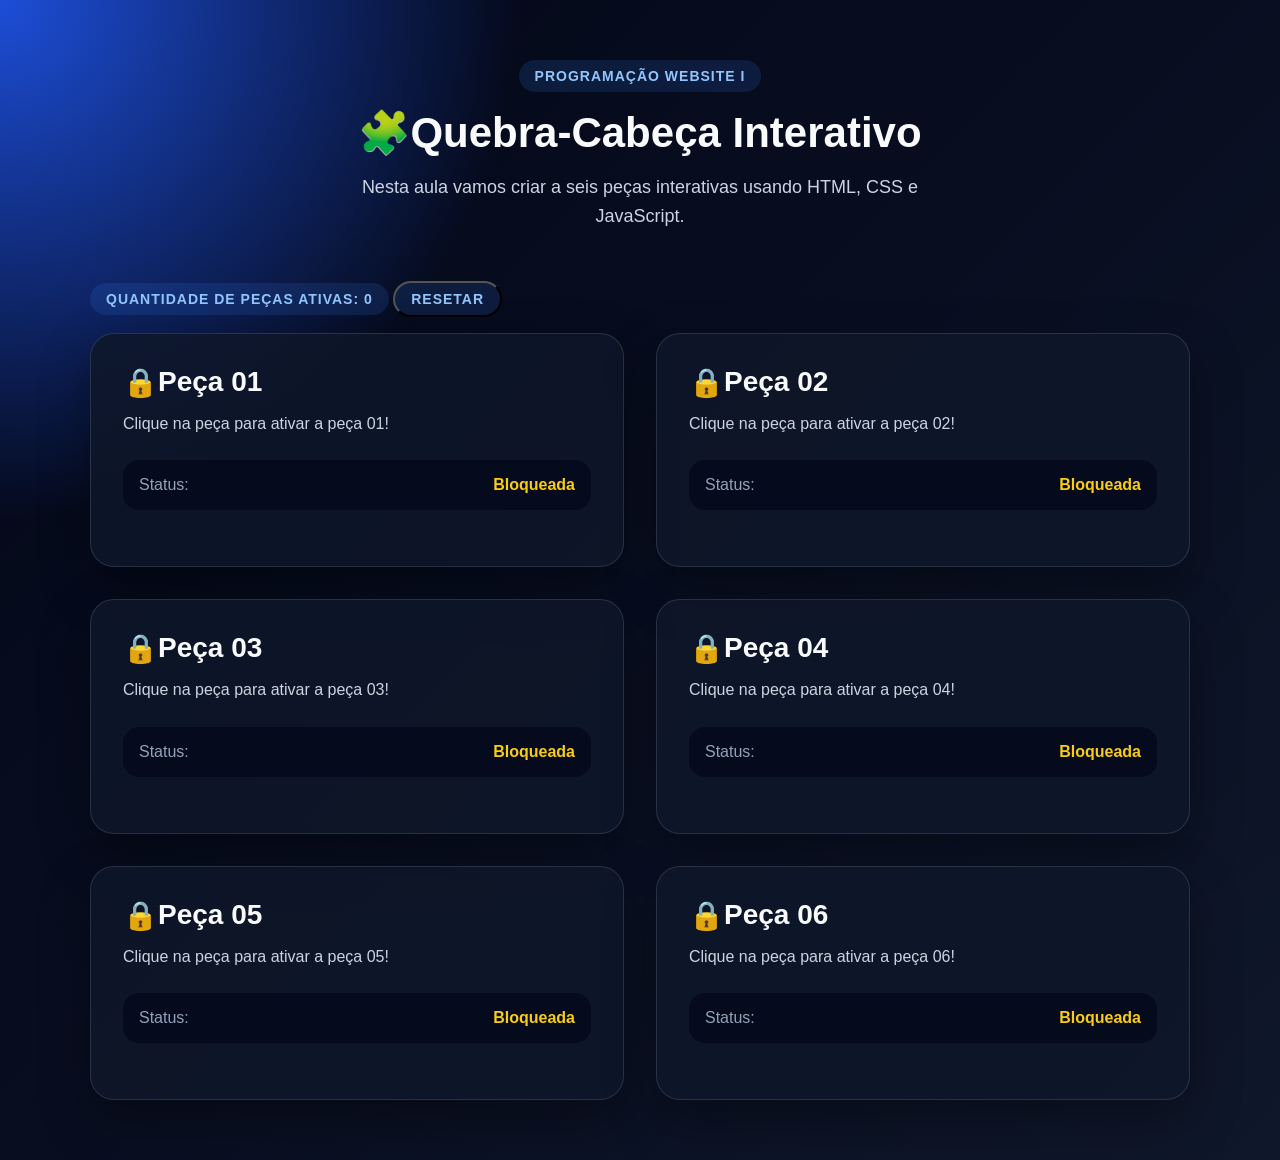
<file: index.html>
<!DOCTYPE html>
<html lang="pt-BR">
<head>
  <!-- Define o padrão de caracteres da página -->
  <meta charset="UTF-8">

  <!-- Deixa a página adaptável para celular e computador -->
  <meta name="viewport" content="width=device-width, initial-scale=1.0">

  <!-- Título que aparece na aba do navegador -->
  <title>Quebra-Cabeça Interativo</title>

  <!-- Conecta o arquivo CSS ao HTML -->
  <link rel="stylesheet" href="css/style.css">
</head>
<body>

  <!-- Área principal da página -->
  <main class="container">

    <!-- Cabeçalho da página -->
    <header class="hero">
      <p class="tag">Programação Website I</p>

      <h1>🧩Quebra-Cabeça Interativo</h1>

      <p class="descricao">
        Nesta aula vamos criar a seis peças interativas usando HTML, CSS e JavaScript.
      </p>
    </header>

   <!-- Contador de peças ativadas no momento -->    
    <p id = "Contador" class="tag">Quantidade de peças ativas: 0</p>

    <button class = "tag" onclick="resetarJogo()">Resetar</button>

   <!-- Área onde ficará o projeto -->
   <section class="area-projeto">
    <!-- Peca 1 com informações -->    
    <div id = "peca1" class="card-info">
      <div class = "tituloPeca">
        <h2  id = "iconePeca1" class = "iconePeca">🔒</h2>
        <h2>Peça 01</h2>
      </div>

      <p id = "textoPeca1">Clique na peça para ativar a peça 01!</p>
      
      <!-- Área que mostra o status da peça 1 -->
      <div class="status-box">
        <span>Status:</span>
        <strong>Bloqueada</strong>
      </div>

    </div>

    <!-- Peça 2 com informações -->     
    <div id = "peca2" class="card-info">
      <div class = "tituloPeca">
        <h2 id = "iconePeca2" class = "iconePeca">🔒</h2>      
        <h2>Peça 02</h2>
      </div>

      <p id = "textoPeca2">Clique na peça para ativar a peça 02!</p>

      <!-- Área que mostra o status da peça 2 -->
      <div class="status-box">
        <span>Status:</span>
        <strong>Bloqueada</strong>
      </div>

    </div>

    <!-- Peça 3 com informações -->    
    <div id = "peca3" class="card-info">
      <div class = "tituloPeca">
        <h2 id = "iconePeca3" class = "iconePeca">🔒</h2>      
        <h2>Peça 03</h2>
      </div>

      <p id = "textoPeca3">Clique na peça para ativar a peça 03!</p>

      <!-- Área que mostra o status da peça 3 -->
      <div class="status-box">
        <span>Status:</span>
        <strong>Bloqueada</strong>
      </div>

    </div>

    <!-- peça 4 com informações --> 
    <div id = "peca4" class="card-info">
      <div class = "tituloPeca">
        <h2 id = "iconePeca4" class = "iconePeca">🔒</h2>      
        <h2>Peça 04</h2>
      </div>

      <p id = "textoPeca4">Clique na peça para ativar a peça 04!</p>
    
      <!-- Área que mostra o status da peça 4 -->
      <div class="status-box">
        <span>Status:</span>
        <strong>Bloqueada</strong>
      </div>
    </div>

    <!-- peça 5 com informações --> 
    <div id = "peca5" class="card-info">
      <div class = "tituloPeca">
        <h2 id = "iconePeca5" class = "iconePeca">🔒</h2>      
        <h2>Peça 05</h2>
      </div>        

      <p id = "textoPeca5">Clique na peça para ativar a peça 05!</p>
    
      <!-- Área que mostra o status da peça 5 -->
      <div class="status-box">
        <span>Status:</span>
        <strong>Bloqueada</strong>
      </div>
    </div>
    
    <!-- peça 6 com informações --> 
    <div id = "peca6" class="card-info">
      <div class = "tituloPeca">
        <h2 id = "iconePeca6" class = "iconePeca">🔒</h2>      
        <h2 id = "EasterEgg2">Peça 06</h2>
      </div>

      <p id = "textoPeca6">Clique na peça para ativar a peça 06!</p>
    
      <!-- Área que mostra o status da peça 6 -->
      <div class="status-box">
        <span id = "EasterEgg">Status:</span>
        <strong>Bloqueada</strong>
      </div>
    </div>    

  </section>  

  </main>

  <!-- Conecta o JavaScript ao HTML -->
  <script src="js/script.js"></script>
</body>
</html>
</file>
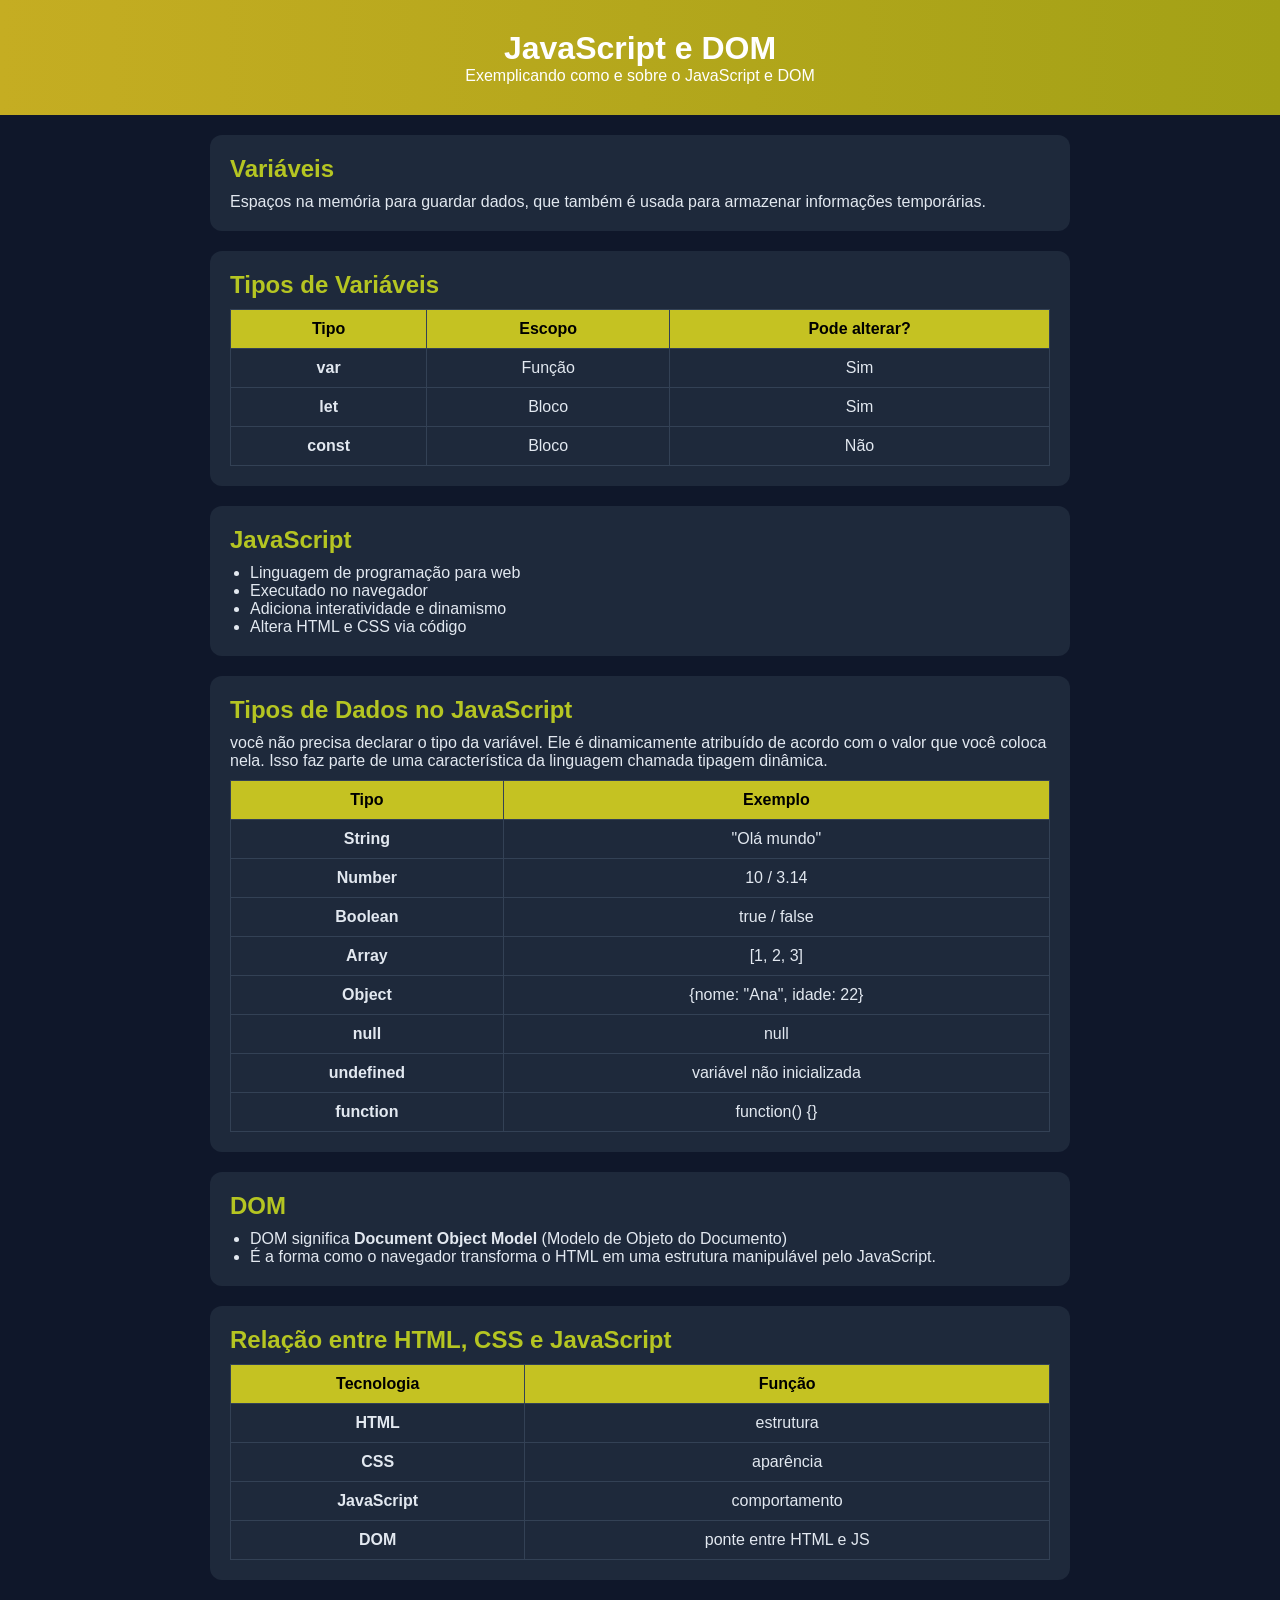
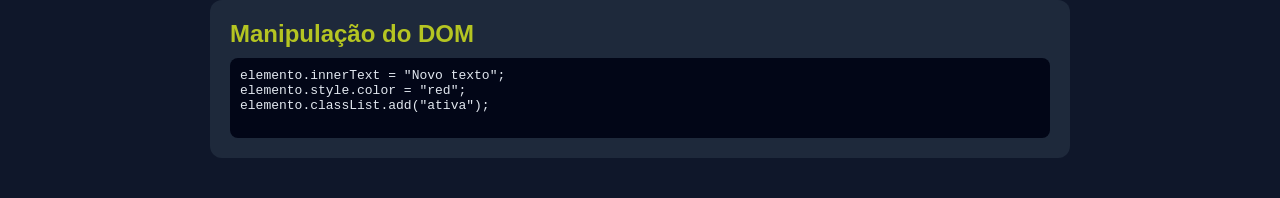
<file: pagina.html>
<!DOCTYPE html>
<html lang="pt-BR">
<head>
  <meta charset="UTF-8">
  <meta name="viewport" content="width=device-width, initial-scale=1.0">
  <title>JavaScript e DOM</title>
  <link rel="stylesheet" href="css/pagina.css">
</head>
<body>

<header>
  <h1>JavaScript e DOM</h1>
  <p>Exemplicando como e sobre o JavaScript e DOM</p>
</header>

<main>
  <section>
    <h2>Variáveis</h2>
    <p>Espaços na memória para guardar dados, que também é usada 
        para armazenar informações temporárias.</p>
  </section>

    <section>
    <h2>Tipos de Variáveis</h2>

    <table>
      <tr>
        <th>Tipo</th>
        <th>Escopo</th>
        <th>Pode alterar?</th>
      </tr>
      <tr>
        <td><strong>var</strong></td>
        <td>Função</td>
        <td>Sim</td>
      </tr>
      <tr>
        <td><strong>let</strong></td>
        <td>Bloco</td>
        <td>Sim</td>
      </tr>
      <tr>
        <td><strong>const</strong></td>
        <td>Bloco</td>
        <td>Não</td>
      </tr>
    </table>
  </section>

  <section>
    <h2>JavaScript</h2>
    <ul>
      <li>Linguagem de programação para web</li>
      <li>Executado no navegador</li>
      <li>Adiciona interatividade e dinamismo</li>
      <li>Altera HTML e CSS via código</li>
    </ul>
  </section>

  <section>
    <h2>Tipos de Dados no JavaScript</h2>
    <p>você não precisa declarar o tipo da variável. Ele é dinamicamente atribuído
        de acordo com o valor que você coloca nela. Isso faz parte de uma característica
        da linguagem chamada tipagem dinâmica.</p>

    <table>
      <tr>
        <th>Tipo</th>
        <th>Exemplo</th>
      </tr>
      <tr>
        <td><strong>String</strong></td>
        <td>"Olá mundo"</td>
      </tr>
      <tr>
        <td><strong>Number</strong></td>
        <td>10 / 3.14</td>
      </tr>
      <tr>
        <td><strong>Boolean</strong></td>
        <td>true / false</td>
      </tr>
      <tr>
        <td><strong>Array</strong></td>
        <td>[1, 2, 3]</td>
      </tr>
      <tr>
        <td><strong>Object</strong></td>
        <td>{nome: "Ana", idade: 22}</td>
      </tr>
      <tr>
        <td><strong>null</strong></td>
        <td>null</td>
      </tr>
      <tr>
        <td><strong>undefined</strong></td>
        <td>variável não inicializada</td>
      </tr>
      <tr>
        <td><strong>function</strong></td>
        <td>function() {}</td>
      </tr>
    </table>
  </section>

  <section>
    <h2>DOM</h2>
    <ul>
        <li>DOM significa <Strong>Document Object Model</Strong> (Modelo de Objeto do Documento)</li>
        <li>É a forma como o navegador transforma o HTML em uma estrutura manipulável pelo JavaScript.</li>
    </ul>
  </section>

  <section>
    <h2>Relação entre HTML, CSS e JavaScript</h2>

    <table>
      <tr>
        <th>Tecnologia</th>
        <th>Função</th>
      </tr>
      <tr>
        <td><strong>HTML</strong></td>
        <td>estrutura</td>
      </tr>
      <tr>
        <td><strong>CSS</strong></td>
        <td>aparência</td>
      </tr>
      <tr>
        <td><strong>JavaScript</strong></td>
        <td>comportamento</td>
      </tr>
      <tr>
        <td><strong>DOM</strong></td>
        <td>ponte entre HTML e JS</td>
      </tr>
    </table>
  </section>
  
  <section>
    <h2>Manipulação do DOM</h2>

    <pre>
elemento.innerText = "Novo texto";
elemento.style.color = "red";
elemento.classList.add("ativa");
    </pre>
  </section>

</main>

</body>
</html>
</file>
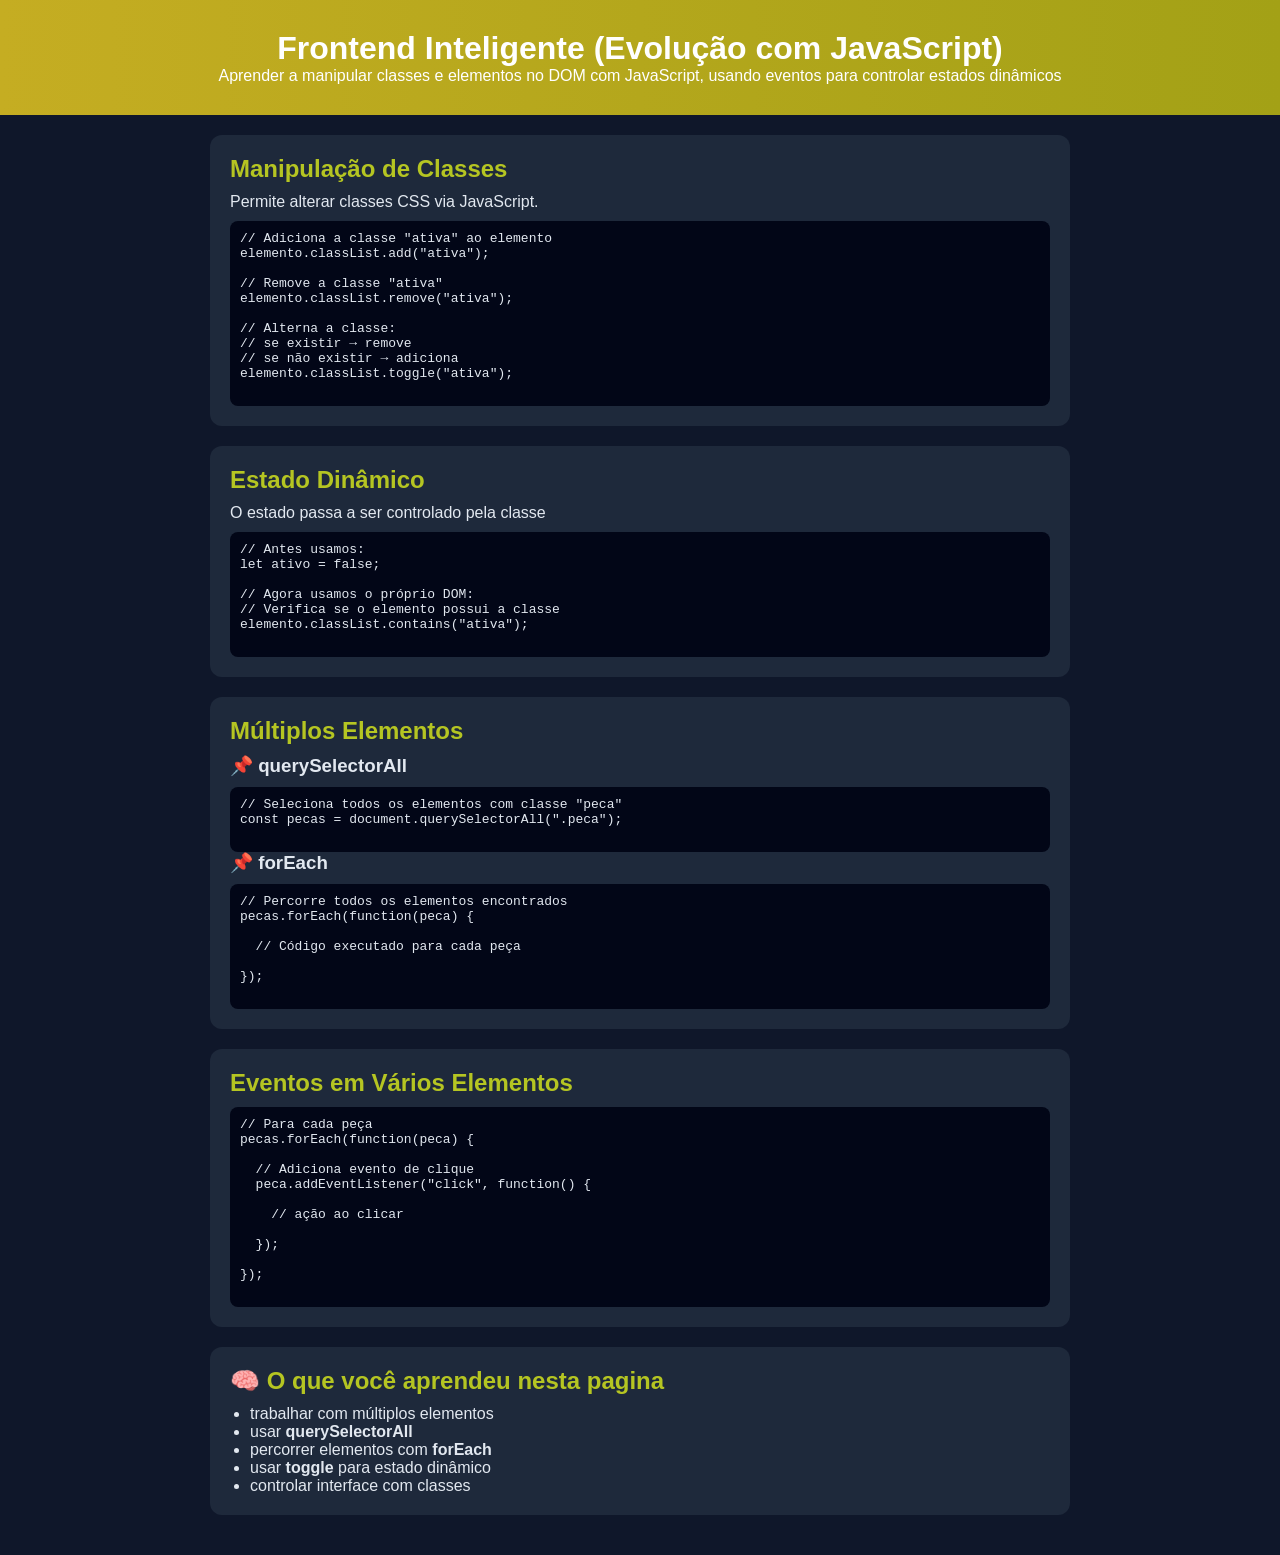
<file: pagina2.html>
<!DOCTYPE html>
<html lang="pt-BR">
<head>
  <meta charset="UTF-8">
  <meta name="viewport" content="width=device-width, initial-scale=1.0">
  <title>Frontend Inteligente</title>
  <link rel="stylesheet" href="css/pagina2.css">
</head>
<body>

<header>
  <h1>Frontend Inteligente (Evolução com JavaScript)</h1>
  <p>Aprender a manipular classes e elementos no DOM com JavaScript, usando eventos para controlar estados dinâmicos</p>
</header>

<main>
  <section>
    <h2>Manipulação de Classes</h2>
    <p>Permite alterar classes CSS via JavaScript.</p>

    <pre>
// Adiciona a classe "ativa" ao elemento
elemento.classList.add("ativa");

// Remove a classe "ativa"
elemento.classList.remove("ativa");

// Alterna a classe:
// se existir → remove
// se não existir → adiciona
elemento.classList.toggle("ativa");
    </pre>

  </section>

    <section>
    <h2>Estado Dinâmico</h2>
    <p>O estado passa a ser controlado pela classe</p>

    <pre>
// Antes usamos:
let ativo = false;

// Agora usamos o próprio DOM:
// Verifica se o elemento possui a classe
elemento.classList.contains("ativa");
    </pre>

  </section>

  <section>
    <h2>Múltiplos Elementos</h2>
    <h3>📌 querySelectorAll</h3>

    <pre>
// Seleciona todos os elementos com classe "peca"
const pecas = document.querySelectorAll(".peca");
    </pre>

    <h3>📌 forEach</h3>

    <pre>
// Percorre todos os elementos encontrados
pecas.forEach(function(peca) {

  // Código executado para cada peça

});
    </pre>    

  </section>

  <section>
    <h2>Eventos em Vários Elementos</h2>
    <pre>
// Para cada peça
pecas.forEach(function(peca) {

  // Adiciona evento de clique
  peca.addEventListener("click", function() {

    // ação ao clicar

  });

});
    </pre> 

  </section>

  <section>
    <h2>🧠 O que você aprendeu nesta pagina</h2>
    <ul>
        <li>trabalhar com múltiplos elementos</li>
        <li>usar <strong>querySelectorAll</strong></li>
        <li>percorrer elementos com <strong>forEach</strong></li>
        <li>usar <strong>toggle</strong> para estado dinâmico</li>
        <li>controlar interface com classes</li>
    </ul>
  </section>

</main>

</body>
</html>
</file>
<file: css/style.css>
/* Remove margens e espaçamentos padrões dos navegadores */
* {
  margin: 0;
  padding: 0;
  box-sizing: border-box;
}

/* Estiliza o corpo da página */
body {
  min-height: 100vh;
  font-family: Arial, Helvetica, sans-serif;
  background:
    radial-gradient(circle at top left, #1d4ed8, transparent 30%),
    linear-gradient(135deg, #020617, #0f172a);
  color: #f8fafc;
}

/* Define largura máxima do conteúdo */
.container {
  width: 90%;
  max-width: 1100px;
  margin: 0 auto;
  padding: 60px 0;
}

/* Centraliza o cabeçalho */
.hero {
  text-align: center;
  margin-bottom: 50px;
}

/* Estiliza a etiqueta superior */
.tag {
  display: inline-block;
  padding: 8px 16px;
  margin-bottom: 16px;
  border-radius: 999px;
  background-color: rgba(59, 130, 246, 0.15);
  color: #93c5fd;
  font-size: 14px;
  font-weight: bold;
  letter-spacing: 1px;
  text-transform: uppercase;
}

/* Estiliza o título principal */
.hero h1 {
  font-size: 42px;
  margin-bottom: 16px;
}

/* Estiliza o parágrafo de descrição */
.descricao {
  max-width: 650px;
  margin: 0 auto;
  color: #cbd5e1;
  font-size: 18px;
  line-height: 1.6;
}

/* Divide a área do projeto em duas colunas */
.area-projeto {
  gap: 32px;
  align-items: center;
  display: grid;
  grid-template-columns: 1fr 1fr;

}

/* Estiliza o card de informações */
.card-info {
  background-color: rgba(15, 23, 42, 0.85);
  border: 1px solid rgba(148, 163, 184, 0.2);
  border-radius: 24px;
  padding: 32px;
  box-shadow: 0 20px 50px rgba(0, 0, 0, 0.35);
}

/* Estiliza o título do card */
.card-info h2 {
  font-size: 28px;
  margin-bottom: 12px;
}

/* Estiliza o texto do card */
.card-info p {
  color: #cbd5e1;
  line-height: 1.6;
  margin-bottom: 24px;
}

/* Faz o titulo ficar ao lado do icone*/
.tituloPeca{
  display: flex;
  align-items: stretch;
}

/* Estiliza a caixa de status */
.status-box {
  display: flex;
  justify-content: space-between;
  align-items: center;
  background-color: rgba(2, 6, 23, 0.7);
  border-radius: 16px;
  padding: 16px;
  margin-bottom: 24px;
  flex: 1;
}

/* Estiliza o texto "Status:" */
.status-box span {
  color: #94a3b8;
}

/* Estiliza o texto do status */
.status-box strong {
  color: #facc15;
}

/* Organiza o conteúdo interno da peça */
.peca-conteudo {
  position: relative;
  text-align: center;
  padding: 30px;
}

/* adição de hover */
.card-info:hover{
  transform: scale(1.05);
}

/* ---Ativado pelo Script--- */

/* Estado ativado da peça */
.ativa {
  background: linear-gradient(135deg, #16a34a, #22c55e);
  border: 2px solid rgba(187, 247, 208, 0.6);
  box-shadow: 0 25px 60px rgba(34, 197, 94, 0.35);
  transform: scale(1.03);
}

/* Adaptação para telas menores */
@media (max-width: 800px) {
  .area-projeto {
    grid-template-columns: 1fr;
  }

  .hero h1 {
    font-size: 32px;
  }
}
</file>
<file: css/pagina.css>
* {
  margin: 0;
  padding: 0;
  box-sizing: border-box;
}

body {
  font-family: Arial, sans-serif;
  background: #0f172a;
  color: #e2e8f0;
}

header {
  text-align: center;
  padding: 30px;
  background: linear-gradient(90deg, #c5ad22, #a3a116);
  color: white;
}

main {
  max-width: 900px;
  margin: auto;
  padding: 20px;
}

section {
  background: #1e293b;
  padding: 20px;
  margin-bottom: 20px;
  border-radius: 12px;
  transition: 0.3s;
}

section:hover {
  transform: translateY(-5px);
}

h2 {
  margin-bottom: 10px;
  color: #b5c522;
}

ul {
  padding-left: 20px;
}

pre {
  background: #020617;
  padding: 10px;
  border-radius: 8px;
  margin-top: 10px;
  overflow-x: auto;
}

table {
  width: 100%;
  border-collapse: collapse;
  margin-top: 10px;
}

th, td {
  border: 1px solid #334155;
  padding: 10px;
  text-align: center;
}

th {
  background: #c5c222;
  color: black;
}

/* Adaptação para telas menores */
@media (max-width: 800px) {
  .area-projeto {
    grid-template-columns: 1fr;
  }

  .hero h1 {
    font-size: 32px;
  }
}
</file>
<file: css/pagina2.css>
* {
  margin: 0;
  padding: 0;
  box-sizing: border-box;
}

body {
  font-family: Arial, sans-serif;
  background: #0f172a;
  color: #e2e8f0;
}

header {
  text-align: center;
  padding: 30px;
  background: linear-gradient(90deg, #c5ad22, #a3a116);
  color: white;
}

main {
  max-width: 900px;
  margin: auto;
  padding: 20px;
}

section {
  background: #1e293b;
  padding: 20px;
  margin-bottom: 20px;
  border-radius: 12px;
  transition: 0.3s;
}

section:hover {
  transform: translateY(-5px);
}

h2 {
  margin-bottom: 10px;
  color: #b5c522;
}

ul {
  padding-left: 20px;
}

pre {
  background: #020617;
  padding: 10px;
  border-radius: 8px;
  margin-top: 10px;
  overflow-x: auto;
}

/* Adaptação para telas menores */
@media (max-width: 800px) {
  .area-projeto {
    grid-template-columns: 1fr;
  }

  .hero h1 {
    font-size: 32px;
  }
}
</file>
